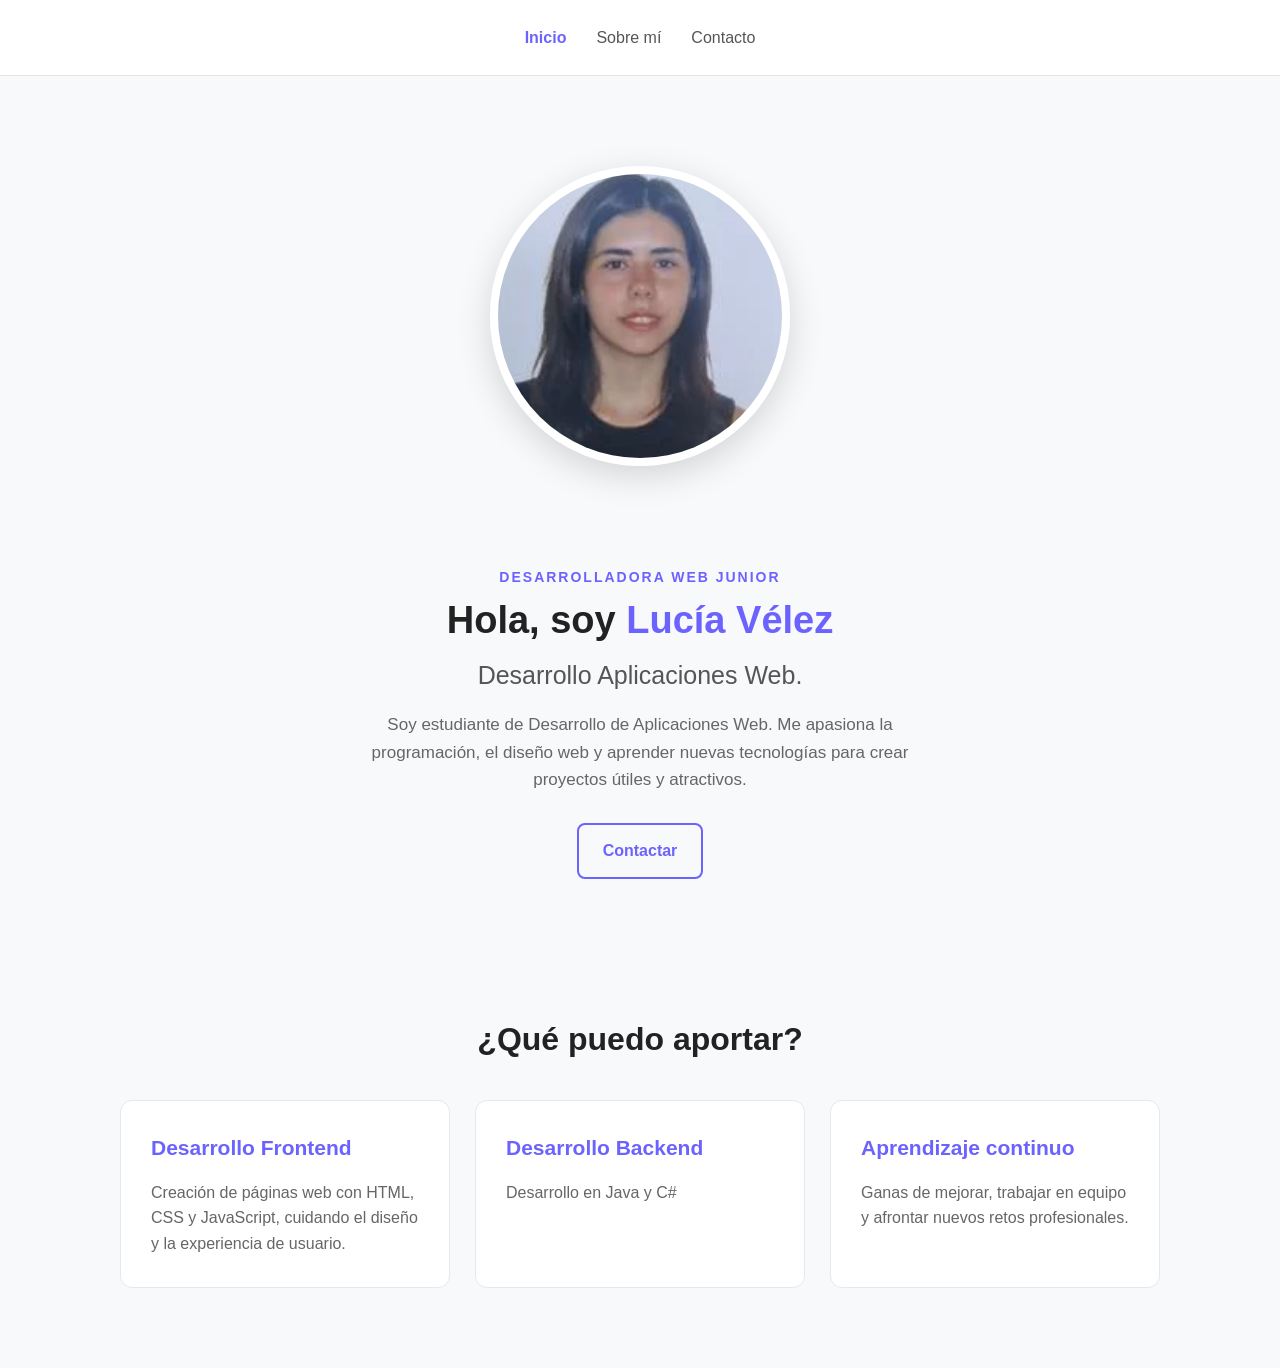
<file: HTML/index.html>
<!DOCTYPE html>
<html lang="en">

<head>
    <meta charset="UTF-8">
    <meta name="viewport" content="width=device-width, initial-scale=1.0">
    <title>Mi Portfolio</title>
    <link rel="stylesheet" href="../CSS/inicio.css">
    <link rel="stylesheet" href="../CSS/general.css">
</head>

<body>

    <header>
        <nav>

            <ul>
                <li><a href="index.html" class="activo">Inicio</a></li>
                <li><a href="sobreMi.html">Sobre mí</a></li>
                <li><a href="contacto.html">Contacto</a></li>
            </ul>
        </nav>
    </header>

    <main>
        <section class="inicio">
            <div class="inicio-texto">
                <p class="etiqueta">DESARROLLADORA WEB JUNIOR</p>

                <h1>Hola, soy <span>Lucía Vélez</span></h1>

                <h2>Desarrollo Aplicaciones Web.</h2>

                <p>
                    Soy estudiante de Desarrollo de Aplicaciones Web.
                    Me apasiona la programación, el diseño web y aprender
                    nuevas tecnologías para crear proyectos útiles y atractivos.
                </p>

                <div class="botones">
                    <a href="contacto.html" class="boton secundario">
                        Contactar
                    </a>
                </div>
            </div>

            <div class="inicio-imagen">
                <img src="../img/fotoCV.webp" alt="Foto CV">
            </div>
        </section>

        <section class="resumen">
            <h2>¿Qué puedo aportar?</h2>

            <div class="tarjetas">
                <article class="tarjeta">
                    <h3>Desarrollo Frontend</h3>
                    <p>
                        Creación de páginas web con HTML, CSS y JavaScript,
                        cuidando el diseño y la experiencia de usuario.
                    </p>
                </article>

                <article class="tarjeta">
                    <h3>Desarrollo Backend</h3>
                    <p>
                        Desarrollo en Java y C#
                    </p>
                </article>

                <article class="tarjeta">
                    <h3>Aprendizaje continuo</h3>
                    <p>
                        Ganas de mejorar, trabajar en equipo y afrontar
                        nuevos retos profesionales.
                    </p>
                </article>
            </div>
        </section>
    </main>

</body>

</html>
</file>
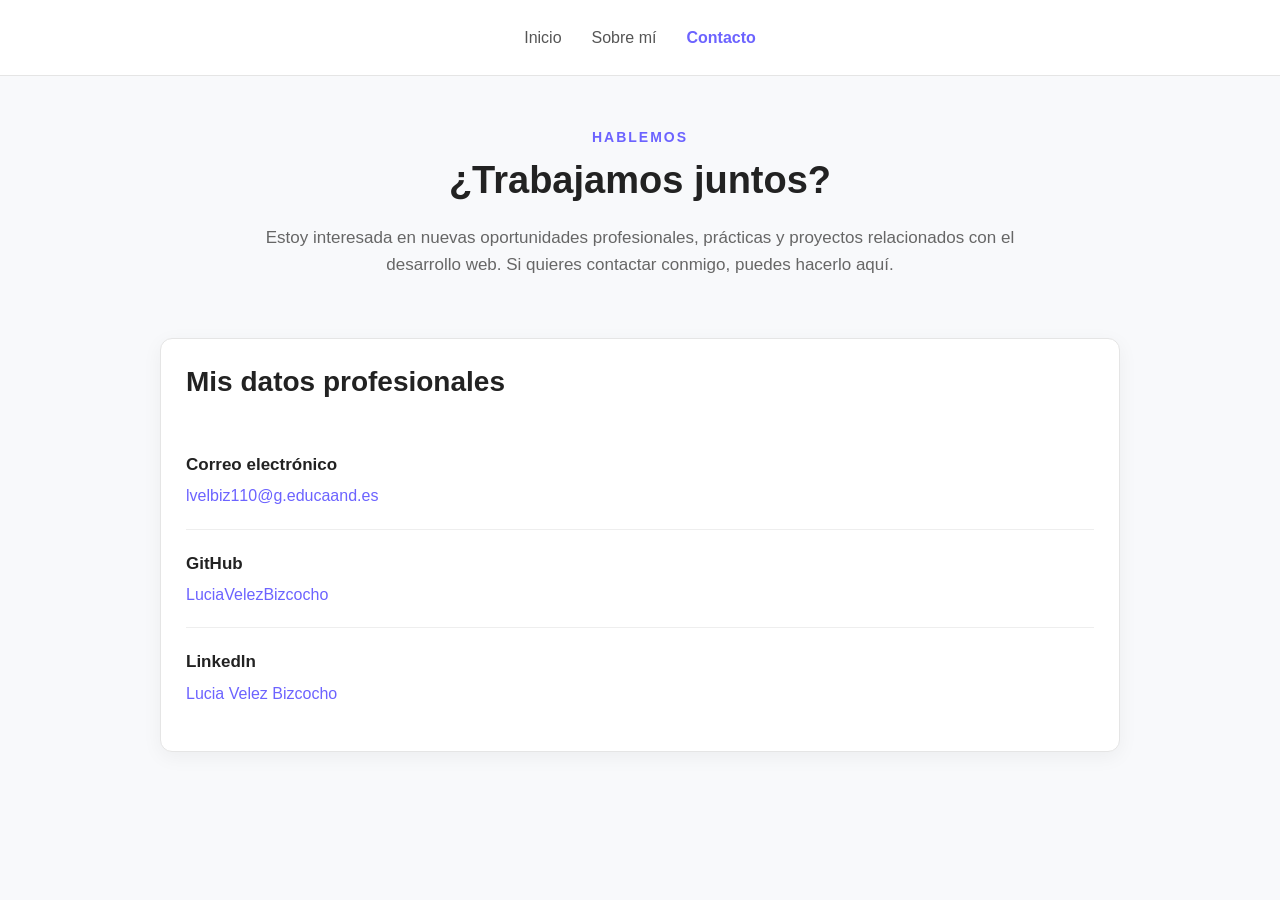
<file: HTML/contacto.html>
<!DOCTYPE html>
<html lang="es">

<head>
    <meta charset="UTF-8">
    <meta name="viewport" content="width=device-width, initial-scale=1.0">
    <meta name="description" content="Información de contacto profesional.">
    <title>Contacto | Mi Portfolio</title>
    <link rel="stylesheet" href="../CSS/general.css">
    <link rel="stylesheet" href="../CSS/contacto.css">
</head>

<body>

    <header>
        <nav>

            <ul>
                <li><a href="index.html">Inicio</a></li>
                <li><a href="sobreMi.html">Sobre mí</a></li>
                <li><a href="contacto.html" class="activo">Contacto</a></li>
            </ul>
        </nav>
    </header>

    <main class="contacto">
        <section class="contacto-intro">
            <p class="etiqueta">HABLEMOS</p>
            <h1>¿Trabajamos juntos?</h1>

            <p>
                Estoy interesada en nuevas oportunidades profesionales,
                prácticas y proyectos relacionados con el desarrollo web.
                Si quieres contactar conmigo, puedes hacerlo aquí.
            </p>
        </section>

        <section class="contacto-contenido">
            <div class="datos-contacto">
                <h2>Mis datos profesionales</h2>

                <article>
                    <h3>Correo electrónico</h3>
                    <p>
                        <a href="mailto:lvelbiz110@g.educaand.es">
                            lvelbiz110@g.educaand.es
                        </a>
                    </p>
                </article>

                <article>
                    <h3>GitHub</h3>
                    <p>
                        <a href="https://github.com/LuciaVelezBizcocho">
                            LuciaVelezBizcocho
                        </a>
                    </p>
                </article>

                <article>
                    <h3>Linkedln</h3>
                    <p>
                        <a href="https://www.linkedin.com/in/luc%C3%ADa-v%C3%A9lez-bizcocho-661207275/">
                            Lucia Velez Bizcocho
                        </a>
                    </p>
                </article>

            </div>
    </main>

</body>

</html>
</file>
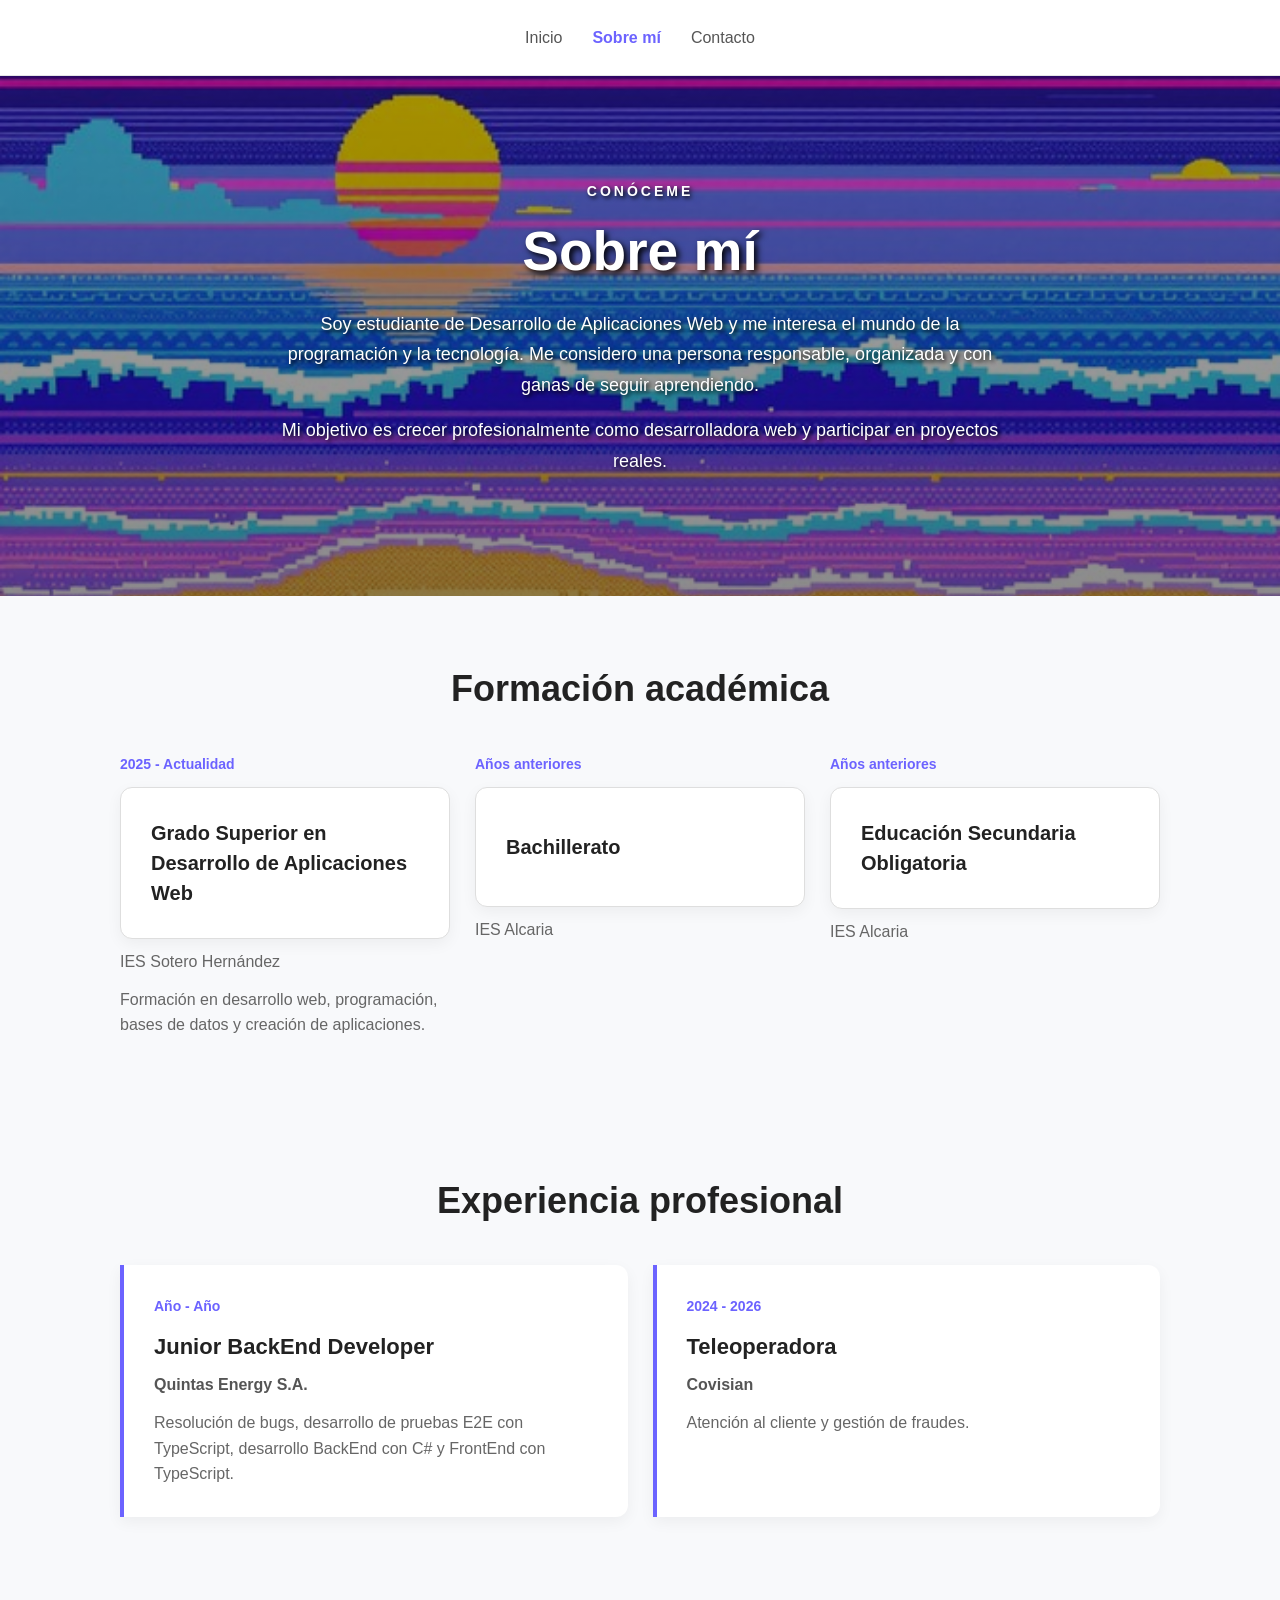
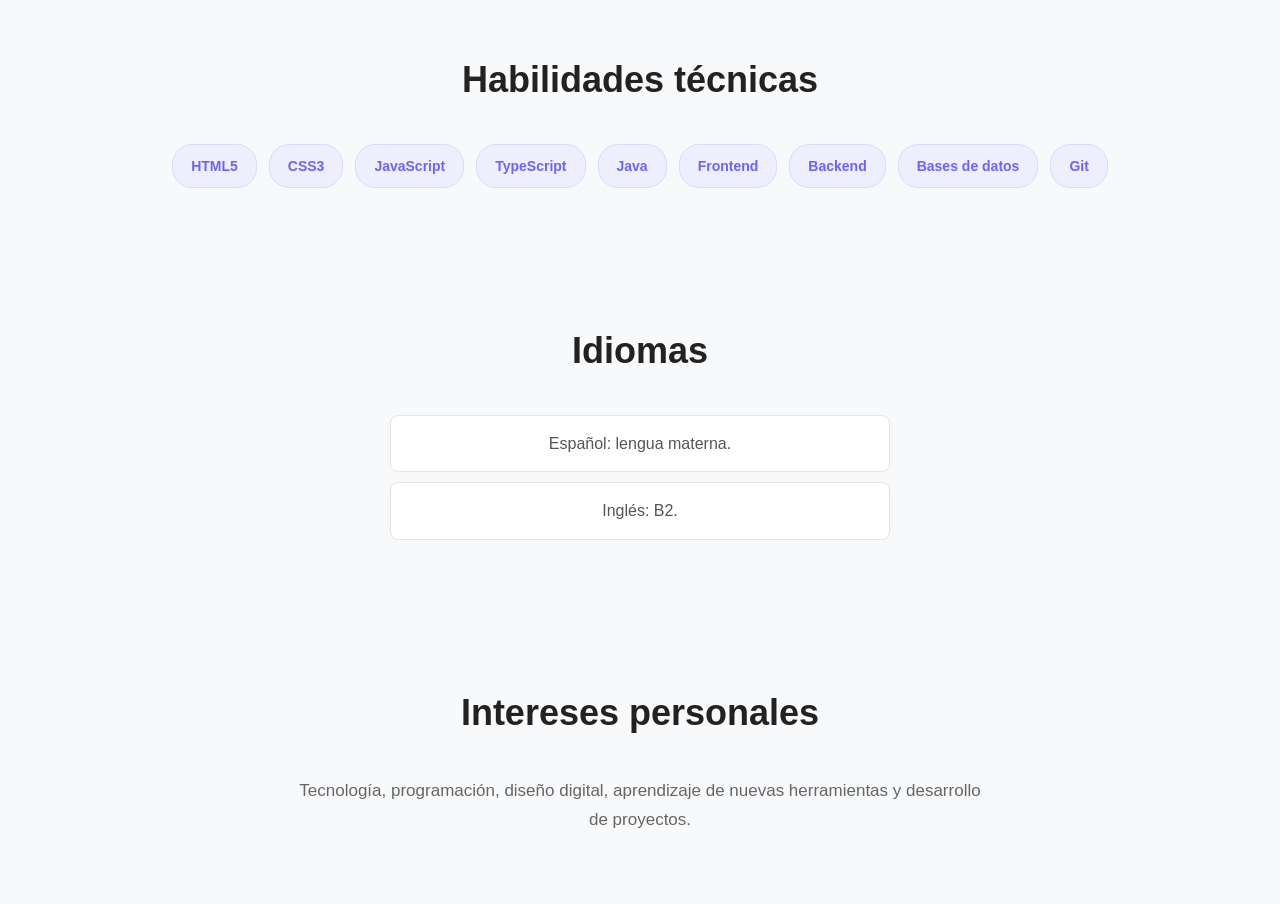
<file: HTML/sobreMi.html>
<!DOCTYPE html>
<html lang="es">

<head>
    <meta charset="UTF-8">
    <meta name="viewport" content="width=device-width, initial-scale=1.0">

    <meta name="description"
        content="Formación, experiencia y habilidades profesionales.">

    <title>Sobre mí | Mi Portfolio</title>

    <link rel="stylesheet" href="../CSS/general.css">
    <link rel="stylesheet" href="../CSS/sobreMi.css">
</head>

<body>

    <!-- MENÚ -->
    <header>
        <nav>
            <ul>
                <li>
                    <a href="index.html">Inicio</a>
                </li>

                <li>
                    <a href="sobreMi.html" class="activo">Sobre mí</a>
                </li>

                <li>
                    <a href="contacto.html">Contacto</a>
                </li>
            </ul>
        </nav>
    </header>


    <main class="sobre-mi">

        <!-- =========================
             CABECERA SOBRE MÍ
        ========================== -->
        <section class="presentacion">

            <div class="presentacion-contenido">

                <p class="etiqueta">CONÓCEME</p>

                <h1>Sobre mí</h1>

                <p>
                    Soy estudiante de Desarrollo de Aplicaciones Web y me
                    interesa el mundo de la programación y la tecnología.
                    Me considero una persona responsable, organizada y con
                    ganas de seguir aprendiendo.
                </p>

                <p>
                    Mi objetivo es crecer profesionalmente como desarrolladora
                    web y participar en proyectos reales.
                </p>

            </div>

        </section>


        <!-- =========================
             FORMACIÓN ACADÉMICA
        ========================== -->
        <section class="bloque formacion">

            <h2>Formación académica</h2>

            <div class="formacion-grid">

                <!-- FORMACIÓN 1 -->
                <article class="formacion-item">

                    <span class="fecha">
                        2025 - Actualidad
                    </span>

                    <div class="tarjeta-formacion">

                        <h3>
                            Grado Superior en Desarrollo de Aplicaciones Web
                        </h3>

                    </div>

                    <p class="centro">
                        IES Sotero Hernández
                    </p>

                    <p>
                        Formación en desarrollo web, programación,
                        bases de datos y creación de aplicaciones.
                    </p>

                </article>


                <!-- FORMACIÓN 2 -->
                <article class="formacion-item">

                    <span class="fecha">
                        Años anteriores
                    </span>

                    <div class="tarjeta-formacion">

                        <h3>
                            Bachillerato
                        </h3>

                    </div>

                    <p class="centro">
                        IES Alcaria
                    </p>

                </article>


                <!-- FORMACIÓN 3 -->
                <article class="formacion-item">

                    <span class="fecha">
                        Años anteriores
                    </span>

                    <div class="tarjeta-formacion">

                        <h3>
                            Educación Secundaria Obligatoria
                        </h3>

                    </div>

                    <p class="centro">
                        IES Alcaria
                    </p>

                </article>

            </div>

        </section>


        <!-- =========================
             EXPERIENCIA PROFESIONAL
        ========================== -->
        <section class="bloque">

            <h2>Experiencia profesional</h2>

            <div class="experiencia-grid">

                <article class="experiencia">

                    <span class="fecha">
                        Año - Año
                    </span>

                    <h3>
                        Junior BackEnd Developer
                    </h3>

                    <p class="empresa">
                        Quintas Energy S.A.
                    </p>

                    <p>
                        Resolución de bugs, desarrollo de pruebas E2E
                        con TypeScript, desarrollo BackEnd con C#
                        y FrontEnd con TypeScript.
                    </p>

                </article>


                <article class="experiencia">

                    <span class="fecha">
                        2024 - 2026
                    </span>

                    <h3>
                        Teleoperadora
                    </h3>

                    <p class="empresa">
                        Covisian
                    </p>

                    <p>
                        Atención al cliente y gestión de fraudes.
                    </p>

                </article>

            </div>

        </section>


        <!-- =========================
             HABILIDADES
        ========================== -->
        <section class="bloque">

            <h2>Habilidades técnicas</h2>

            <div class="lista-habilidades">

                <span>HTML5</span>
                <span>CSS3</span>
                <span>JavaScript</span>
                <span>TypeScript</span>
                <span>Java</span>
                <span>Frontend</span>
                <span>Backend</span>
                <span>Bases de datos</span>
                <span>Git</span>

            </div>

        </section>


        <!-- =========================
             IDIOMAS
        ========================== -->
        <section class="bloque">

            <h2>Idiomas</h2>

            <ul class="idiomas">

                <li>Español: lengua materna.</li>
                <li>Inglés: B2.</li>

            </ul>

        </section>


        <!-- =========================
             INTERESES
        ========================== -->
        <section class="bloque">

            <h2>Intereses personales</h2>

            <p class="texto-centro">
                Tecnología, programación, diseño digital,
                aprendizaje de nuevas herramientas y desarrollo
                de proyectos.
            </p>

        </section>

    </main>

</body>

</html>
</file>
<file: CSS/inicio.css>
.inicio {
    flex-direction: column-reverse;
    text-align: center;
    padding-top: 60px;
}

.inicio-texto>p:not(.etiqueta) {
    margin-left: auto;
    margin-right: auto;
}

.botones {
    justify-content: center;
}

.tarjetas {
    grid-template-columns: 1fr;
}

.inicio {
    max-width: 1100px;
    margin: 0 auto;
    padding: 90px 30px;

    display: flex;
    align-items: center;
    justify-content: space-between;
    gap: 70px;
}

.inicio-texto {
    flex: 1;
}

.inicio-texto h1 {
    margin-bottom: 15px;
}

.inicio-texto h1 span {
    color: #6c63ff;
}

.inicio-texto h2 {
    color: #555;
    font-size: 25px;
    font-weight: 500;
    margin-bottom: 20px;
}

.inicio-texto > p:not(.etiqueta) {
    max-width: 600px;
    color: #666;
    font-size: 17px;
    margin-bottom: 30px;
}

.botones {
    display: flex;
    gap: 15px;
    flex-wrap: wrap;
}

.boton {
    display: inline-block;
    padding: 13px 24px;

    background-color: #6c63ff;
    color: white;

    text-decoration: none;
    border-radius: 8px;

    font-weight: bold;

    transition: all 0.3s ease;
}

.boton:hover {
    background-color: #554de0;
    transform: translateY(-2px);
}

.boton.secundario {
    background-color: transparent;
    color: #6c63ff;
    border: 2px solid #6c63ff;
}

.boton.secundario:hover {
    background-color: #6c63ff;
    color: white;
}

.inicio-imagen {
    flex: 0 0 330px;
    display: flex;
    justify-content: center;
}

.inicio-imagen img {
    width: 300px;
    height: 300px;
    object-fit: cover;

    border-radius: 50%;

    border: 8px solid white;
    box-shadow: 0 10px 35px rgba(0, 0, 0, 0.15);
}

.resumen {
    max-width: 1100px;
    margin: 0 auto;
    padding: 50px 30px 80px;
}

.resumen > h2 {
    text-align: center;
    font-size: 32px;
    margin-bottom: 40px;
}

.tarjetas {
    display: grid;
    grid-template-columns: repeat(3, 1fr);
    gap: 25px;
}

.tarjeta {
    background-color: white;
    padding: 30px;
    border-radius: 12px;

    border: 1px solid #e8e8e8;

    transition: transform 0.3s ease, box-shadow 0.3s ease;
}

.tarjeta:hover {
    transform: translateY(-5px);
    box-shadow: 0 10px 30px rgba(0, 0, 0, 0.08);
}

.tarjeta h3 {
    color: #6c63ff;
    margin-bottom: 15px;
    font-size: 21px;
}

.tarjeta p {
    color: #666;
}
</file>
<file: CSS/general.css>
* {
    margin: 0;
    padding: 0;
    box-sizing: border-box;
}

html {
    scroll-behavior: smooth;
}

body {
    font-family: Arial, Helvetica, sans-serif;
    background-color: #f8f9fb;
    color: #222;
    line-height: 1.6;
}

header {
    background-color: #ffffff;
    border-bottom: 1px solid #e5e5e5;
    position: sticky;
    top: 0;
    z-index: 1000;
}

nav {
    max-width: 1100px;
    margin: 0 auto;
    min-height: 75px;
    padding: 0 30px;

    display: flex;
    align-items: center;
    justify-content: space-between;
}

nav ul {
    list-style: none;

    display: flex;
    align-items: center;
    gap: 30px;
}

nav ul li a {
    text-decoration: none;
    color: #555;
    font-size: 16px;
    font-weight: 500;

    transition: color 0.3s ease;
}

nav ul li a:hover {
    color: #6c63ff;
}

nav ul li a.activo {
    color: #6c63ff;
    font-weight: bold;
}

main {
    min-height: calc(100vh - 145px);
}

.etiqueta {
    color: #6c63ff;
    font-size: 14px;
    font-weight: bold;
    letter-spacing: 2px;
    margin-bottom: 10px;
}

h1 {
    font-size: 48px;
    line-height: 1.2;
}

h2 {
    line-height: 1.3;
}

footer {
    background-color: #222;
    color: #ffffff;
    text-align: center;
    padding: 25px 20px;
    margin-top: 60px;
}

footer p {
    font-size: 14px;
}

nav {
    flex-direction: column;
    justify-content: center;
    gap: 15px;
    padding: 20px;
}

av ul {
    gap: 15px;
    flex-wrap: wrap;
    justify-content: center;
}

h1 {
    font-size: 38px;
}
</file>
<file: CSS/contacto.css>
.contacto {
    max-width: 1000px;
    margin: 0 auto;
    padding: 70px 30px;
}

.contacto-intro {
    text-align: center;
    max-width: 750px;
    margin: 0 auto 60px;
}

.contacto-intro h1 {
    margin-bottom: 20px;
}

.contacto-intro p:not(.etiqueta) {
    color: #666;
    font-size: 17px;
}

.contacto-contenido {
    display: grid;
    grid-template-columns: 1fr;
    gap: 30px;
}

.datos-contacto {
    background-color: white;

    padding: 35px;

    border-radius: 12px;

    border: 1px solid #e5e5e5;

    box-shadow: 0 5px 20px rgba(0, 0, 0, 0.05);
}

.datos-contacto h2 {
    font-size: 28px;
    margin-bottom: 30px;
}

.datos-contacto article {
    padding: 20px 0;
    border-bottom: 1px solid #eeeeee;
}

.datos-contacto article:last-child {
    border-bottom: none;
}

.datos-contacto h3 {
    font-size: 17px;
    margin-bottom: 5px;
}

.datos-contacto p {
    color: #666;
}

.datos-contacto a {
    color: #6c63ff;
    text-decoration: none;
    font-weight: 500;
}

.datos-contacto a:hover {
    text-decoration: underline;
}

.contacto {
    padding: 50px 20px;
}

.datos-contacto {
    padding: 25px;
}
</file>
<file: CSS/sobreMi.css>
/* =========================================
   PÁGINA SOBRE MÍ
========================================= */

.sobre-mi {
    width: 100%;
    background-color: #f8f9fb;
}


/* =========================================
   CABECERA SOBRE MÍ
   La imagen SOLO está aquí
========================================= */

.presentacion {
    min-height: 520px;

    display: flex;
    align-items: center;
    justify-content: center;

    padding: 80px 30px;

    text-align: center;

    background-image:
        linear-gradient(
            rgba(0, 0, 0, 0.35),
            rgba(0, 0, 0, 0.45)
        ),
        url("../img/retro-beach-pixels-stockcake.jpg");

    background-size: cover;
    background-position: center;
    background-repeat: no-repeat;

    color: white;
}


/* Contenido que está encima de la imagen */

.presentacion-contenido {
    max-width: 750px;
}


/* CONÓCEME */

.presentacion .etiqueta {
    color: white;

    font-size: 14px;
    font-weight: bold;

    letter-spacing: 3px;

    margin-bottom: 15px;

    text-shadow: 2px 2px 4px black;
}


/* SOBRE MÍ */

.presentacion h1 {
    color: white;

    font-size: 55px;

    margin-bottom: 25px;

    text-shadow: 3px 3px 6px black;
}


/* Texto */

.presentacion p:not(.etiqueta) {
    color: white;

    font-size: 18px;

    line-height: 1.7;

    margin-bottom: 15px;

    text-shadow: 2px 2px 4px black;
}


/* =========================================
   BLOQUES GENERALES
========================================= */

.bloque {
    max-width: 1100px;

    margin: 0 auto;

    padding: 70px 30px;
}


.bloque > h2 {
    color: #222;

    font-size: 36px;

    margin-bottom: 40px;

    text-align: center;
}


/* =========================================
   FORMACIÓN ACADÉMICA
========================================= */

.formacion-grid {
    display: grid;

    grid-template-columns: repeat(3, 1fr);

    gap: 25px;

    align-items: start;
}


/* Cada formación */

.formacion-item {
    min-width: 0;
}


/* Fecha */

.formacion-item .fecha,
.experiencia .fecha {
    display: block;

    color: #6c63ff;

    font-size: 14px;

    font-weight: bold;

    margin-bottom: 12px;
}


/* Tarjeta blanca */

.tarjeta-formacion {
    min-height: 120px;

    display: flex;

    align-items: center;

    padding: 30px;

    background-color: white;

    border: 1px solid #dedede;

    border-radius: 12px;

    box-shadow:
        0 5px 15px rgba(0, 0, 0, 0.05);
}


/* Título dentro de la tarjeta */

.tarjeta-formacion h3 {
    color: #222;

    font-size: 20px;

    line-height: 1.5;

    margin: 0;
}


/* Centro */

.formacion-item .centro {
    color: #666;

    font-size: 16px;

    margin-top: 10px;

    margin-bottom: 12px;
}


/* Descripción */

.formacion-item > p:not(.centro) {
    color: #666;

    font-size: 16px;

    line-height: 1.6;

    margin: 0;
}


/* =========================================
   EXPERIENCIA PROFESIONAL
========================================= */

.experiencia-grid {
    display: grid;

    grid-template-columns: repeat(2, 1fr);

    gap: 25px;
}


.experiencia {
    background-color: white;

    padding: 30px;

    border-left: 4px solid #6c63ff;

    border-radius: 0 12px 12px 0;

    box-shadow:
        0 5px 15px rgba(0, 0, 0, 0.05);
}


.experiencia h3 {
    color: #222;

    font-size: 22px;

    margin-bottom: 8px;
}


.experiencia p {
    color: #666;

    line-height: 1.6;
}


.experiencia .empresa {
    color: #555;

    font-weight: bold;

    margin-bottom: 12px;
}


/* =========================================
   HABILIDADES
========================================= */

.lista-habilidades {
    display: flex;

    flex-wrap: wrap;

    justify-content: center;

    gap: 12px;
}


.lista-habilidades span {
    padding: 10px 18px;

    background-color: #eeeefd;

    color: #6c63ff;

    border: 1px solid #dcd9ff;

    border-radius: 20px;

    font-size: 14px;

    font-weight: bold;
}


/* =========================================
   IDIOMAS
========================================= */

.idiomas {
    max-width: 500px;

    margin: 0 auto;

    padding: 0;

    list-style: none;

    text-align: center;
}


.idiomas li {
    background-color: white;

    padding: 15px;

    margin-bottom: 10px;

    border-radius: 8px;

    color: #555;

    border: 1px solid #e5e5e5;
}


/* =========================================
   TEXTO INTERESES
========================================= */

.texto-centro {
    max-width: 700px;

    margin: 0 auto;

    color: #666;

    font-size: 17px;

    line-height: 1.7;

    text-align: center;
}


/* =========================================
   RESPONSIVE
========================================= */

@media (max-width: 800px) {

    .formacion-grid {
        grid-template-columns: 1fr;
    }

    .experiencia-grid {
        grid-template-columns: 1fr;
    }

    .presentacion {
        min-height: 450px;

        padding: 60px 20px;
    }

    .presentacion h1 {
        font-size: 42px;
    }

    .presentacion p:not(.etiqueta) {
        font-size: 16px;
    }

    .bloque {
        padding: 50px 20px;
    }

    .bloque > h2 {
        font-size: 30px;
    }
}


@media (max-width: 500px) {

    .presentacion h1 {
        font-size: 35px;
    }

    .tarjeta-formacion {
        padding: 25px;
    }

    .tarjeta-formacion h3 {
        font-size: 18px;
    }

}
</file>
